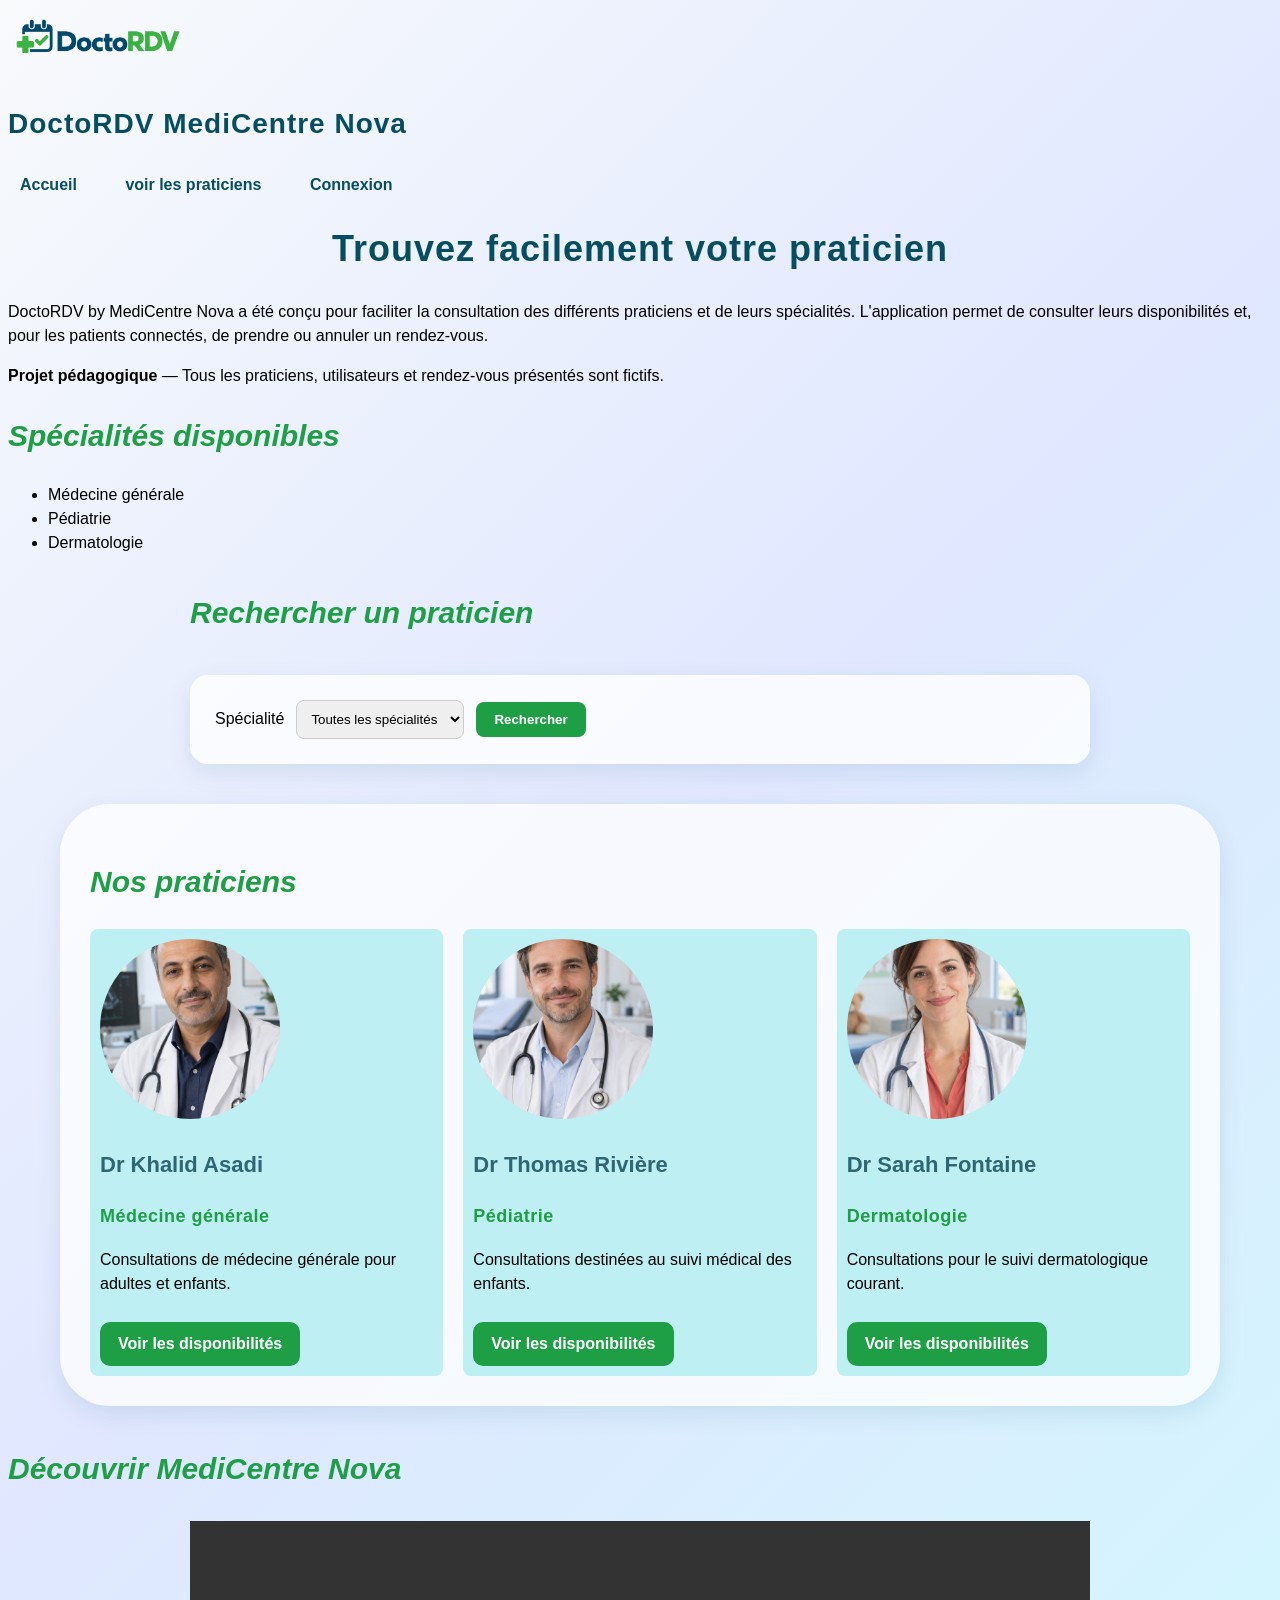
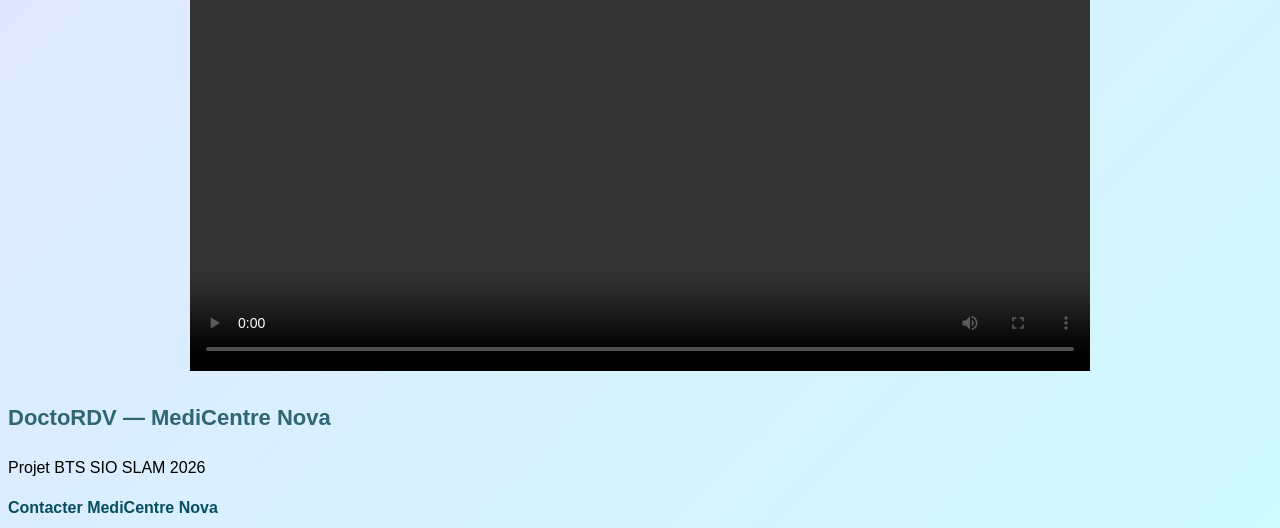
<file: public/index.html>
<!doctype html>
<html lang="fr">
  <head>
    <meta charset="UTF-8" />
    <meta name="viewport" content="width=device-width, initial-scale=1.0" />
    <title>DoctoRDV — MediCentre Nova</title>
    <link rel="stylesheet" href="css/style.css" />
  </head>
  <body>
    <header>
      <img src="images/logo-doctordv.png" alt="Logo DoctoRDV" class="logo" />
      <p class="nom-site">DoctoRDV MediCentre Nova</p>
      <nav>
        <a href="index.html">Accueil</a>
        <a href="#praticiens">voir les praticiens</a>
        <a href="connexion.html">Connexion</a>
      </nav>
    </header>
    <main>
      <section>
        <h1>Trouvez facilement votre praticien</h1>
        <p>
          DoctoRDV by MediCentre Nova a été conçu pour faciliter la consultation
          des différents praticiens et de leurs spécialités. L'application
          permet de consulter leurs disponibilités et, pour les patients
          connectés, de prendre ou annuler un rendez-vous.
        </p>
        <p>
          <strong>Projet pédagogique</strong> — Tous les praticiens,
          utilisateurs et rendez-vous présentés sont fictifs.
        </p>
      </section>

      <section>
        <h2>Spécialités disponibles</h2>
        <ul>
          <li>Médecine générale</li>
          <li>Pédiatrie</li>
          <li>Dermatologie</li>
        </ul>
      </section>

      <section class="recherche-praticien">
        <h2>Rechercher un praticien</h2>

        <form action="" method="get" class="filtre-praticiens">
            <label for="specialite">Spécialité</label>

            <select name="specialite" id="specialite">
              <option value="">Toutes les spécialités</option>
              <option value="medecine-generale">Médecine générale</option>
              <option value="pediatrie">Pédiatrie</option>
              <option value="dermatologie">Dermatologie</option>
            </select>

            <button type="submit">Rechercher</button>
          </form>
      </section>

      <section id="praticiens">
        <h2>Nos praticiens</h2>
          <div class="cards-praticiens">
            <article class="liste-praticiens">
              <img
                src="images/medecin-3.jpg"
                alt="Dr Khalid Asadi, médecin généraliste"
                class="photo-medecin"
              />

              <h3>Dr Khalid Asadi</h3>
              <p class="specialite">Médecine générale</p>
              <p>Consultations de médecine générale pour adultes et enfants.</p>
              <a href="praticien.html">Voir les disponibilités</a>
            </article>
            <article class="liste-praticiens">
              <img
                src="images/medecin-1.jpg"
                alt="Dr Thomas Rivière, pédiatre"
                class="photo-medecin"
              />

              <h3>Dr Thomas Rivière</h3>
              <p class="specialite">Pédiatrie</p>
              <p>Consultations destinées au suivi médical des enfants.</p>
              <a href="praticien.html">Voir les disponibilités</a>
            </article>
            <article class="liste-praticiens">
              <img
                src="images/medecin-2.jpg"
                alt="Dr Sarah Fontaine, dermatologue"
                class="photo-medecin"
              />

              <h3>Dr Sarah Fontaine</h3>
              <p class="specialite">Dermatologie</p>
              <p>Consultations pour le suivi dermatologique courant.</p>
              <a href="praticien.html">Voir les disponibilités</a>
            </article>
          </div>
      </section>
      <section>
        <h2>Découvrir MediCentre Nova</h2>

        <video controls class="video-presentation">
          <source src="videos/presentation.mp4" type="video/mp4" />
          Votre navigateur ne prend pas en charge la vidéo.
        </video>
      </section>
    </main>
    <footer>
      <h3>DoctoRDV — MediCentre Nova</h3>
      <p>Projet BTS SIO SLAM 2026</p>
      <a href="mailto:contact@medicentre-nova.test"
        >Contacter MediCentre Nova</a
      >
    </footer>
  </body>
</html>
</file>
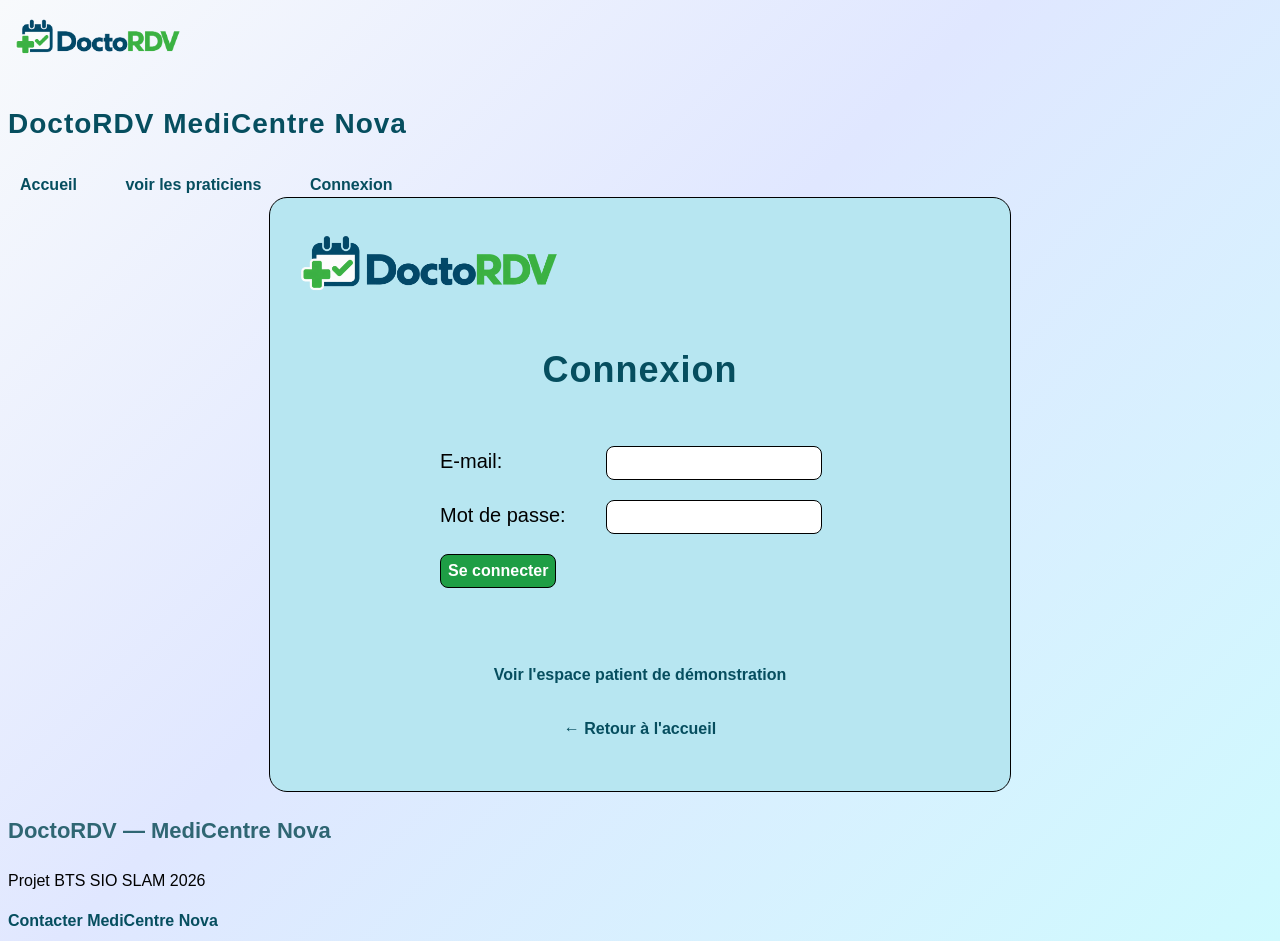
<file: public/connexion.html>
<!DOCTYPE html>
<html lang="fr">
<head>
    <meta charset="UTF-8">
    <meta name="viewport" content="width=device-width, initial-scale=1.0">
    <title>Connexion — DoctoRDV</title>
    <link rel="stylesheet" href="css/style.css" />
</head>
<body>
    <header>
      <img src="images/logo-doctordv.png" alt="Logo DoctoRDV" class="logo" />
      <p class="nom-site">DoctoRDV MediCentre Nova</p>
      <nav>
        <a href="index.html">Accueil</a>
        <a href="index.html#praticiens">voir les praticiens</a>
        <a href="connexion.html">Connexion</a>
      </nav>
    </header>

    <main>
        <section class="formulaire-connexion">
            <img src="images/logo-doctordv.png" alt="Logo DoctoRDV" class="logo-connexion" />
            <H1>Connexion</H1>
            

                <form action="" method="post"
                class="connexion-utilisateur">
                    <div>
                        <label for="email">E-mail: </label>
                        <input type="email" 
                        id="email"
                        name="email"
                        required>
                    </div>

                    <div>
                        <label for="password">Mot de passe: </label>
                        <input type="password"
                        id="password"
                        name="password"
                        minlength="8"
                        required>
                    </div>

                    <div>
                        <input type="submit" 
                        value="Se connecter"
                        class="se-connecter">
                    </div>
                </form>
                <!-- Lien temporaire utilisé uniquement pour tester l'interface statique. -->
                <a href="mes-rendez-vous.html" class="lien-retour">Voir l'espace patient de démonstration</a>
                <a href="index.html" class="lien-retour">← Retour à l'accueil</a>
        </section>
    </main>
     <footer>
      <h3>DoctoRDV — MediCentre Nova</h3>
      <p>Projet BTS SIO SLAM 2026</p>
      <a href="mailto:contact@medicentre-nova.test"
        >Contacter MediCentre Nova</a
      >
    </footer>
</body>
</html>
</file>
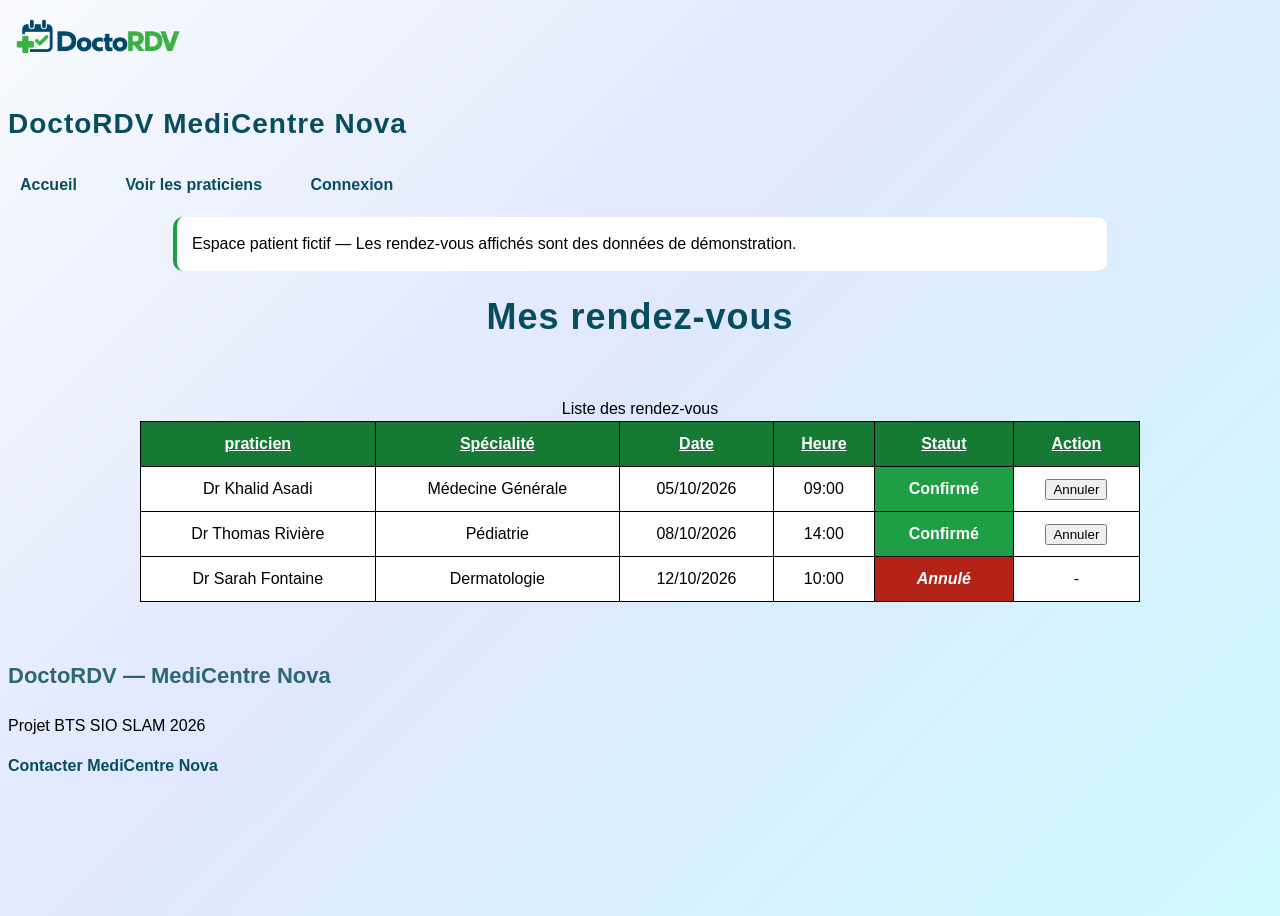
<file: public/mes-rendez-vous.html>
<!DOCTYPE html>
<html lang="fr">
<head>
    <meta charset="UTF-8">
    <meta name="viewport" content="width=device-width, initial-scale=1.0">
    <title>Mes rendez-vous — DoctoRDV</title>
    <link rel="stylesheet" href="css/style.css" />
</head>
<body>
    <header>
      <img src="images/logo-doctordv.png" alt="Logo DoctoRDV" class="logo" />

      <p class="nom-site">DoctoRDV MediCentre Nova</p>

      <nav>
        <a href="index.html">Accueil</a>
        <a href="index.html#praticiens">Voir les praticiens</a>
        <a href="connexion.html">Connexion</a>
      </nav>
    </header>

    <main>
        <aside>Espace patient fictif — Les rendez-vous affichés sont des données de démonstration.</aside>
        <h1>Mes rendez-vous</h1>

        <section>
            <div class="tableau-responsive">
                <table>
                    <caption>Liste des rendez-vous</caption>
                    <thead>
                        <tr>
                            <th>praticien</th>
                            <th>Spécialité</th>
                            <th>Date</th>
                            <th>Heure</th>
                            <th>Statut</th>
                            <th>Action</th>
                        </tr> 
                    </thead>

                    <tbody>
                        <tr>
                            <td>Dr Khalid Asadi</td>
                            <td>Médecine Générale</td>
                            <td>05/10/2026</td>
                            <td>09:00</td>
                            <td class="statut-confirme">Confirmé</td>
                            <td><button type="button">Annuler</button></td>
                        </tr>

                        <tr>
                            <td>Dr Thomas Rivière</td>
                            <td>Pédiatrie</td>
                            <td>08/10/2026</td>
                            <td>14:00</td>
                            <td class="statut-confirme">Confirmé</td>
                            <td><button type="button">Annuler</button></td>
                        </tr>

                        <tr>
                            <td>Dr Sarah Fontaine</td>
                            <td>Dermatologie</td>
                            <td>12/10/2026</td>
                            <td>10:00</td>
                            <td class="statut-annule">Annulé</td>
                            <td>-</td>
                        </tr>
                    </tbody>
                </table>
            </div>
        </section>

    </main>
    <footer>
      <h3>DoctoRDV — MediCentre Nova</h3>
      <p>Projet BTS SIO SLAM 2026</p>
      <a href="mailto:contact@medicentre-nova.test"
        >Contacter MediCentre Nova</a
      >
    </footer>
</body>
</html>
</file>
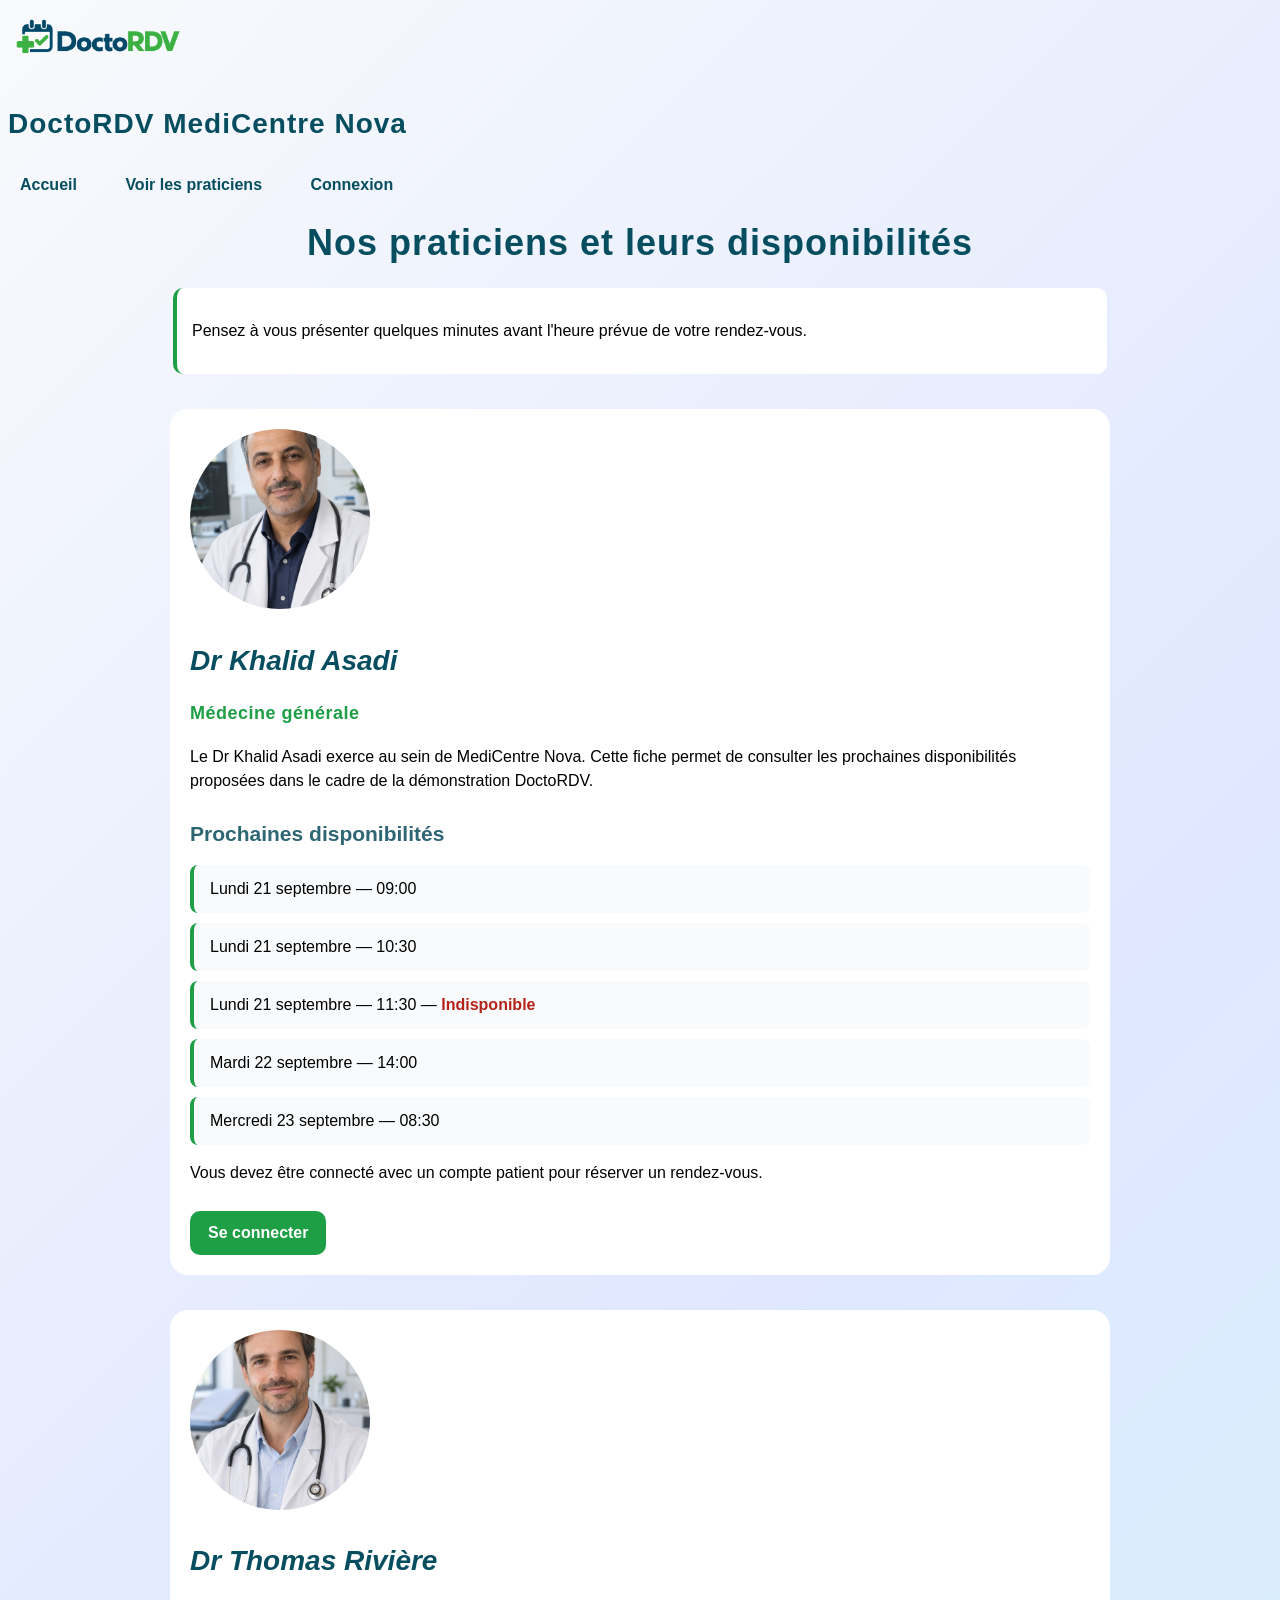
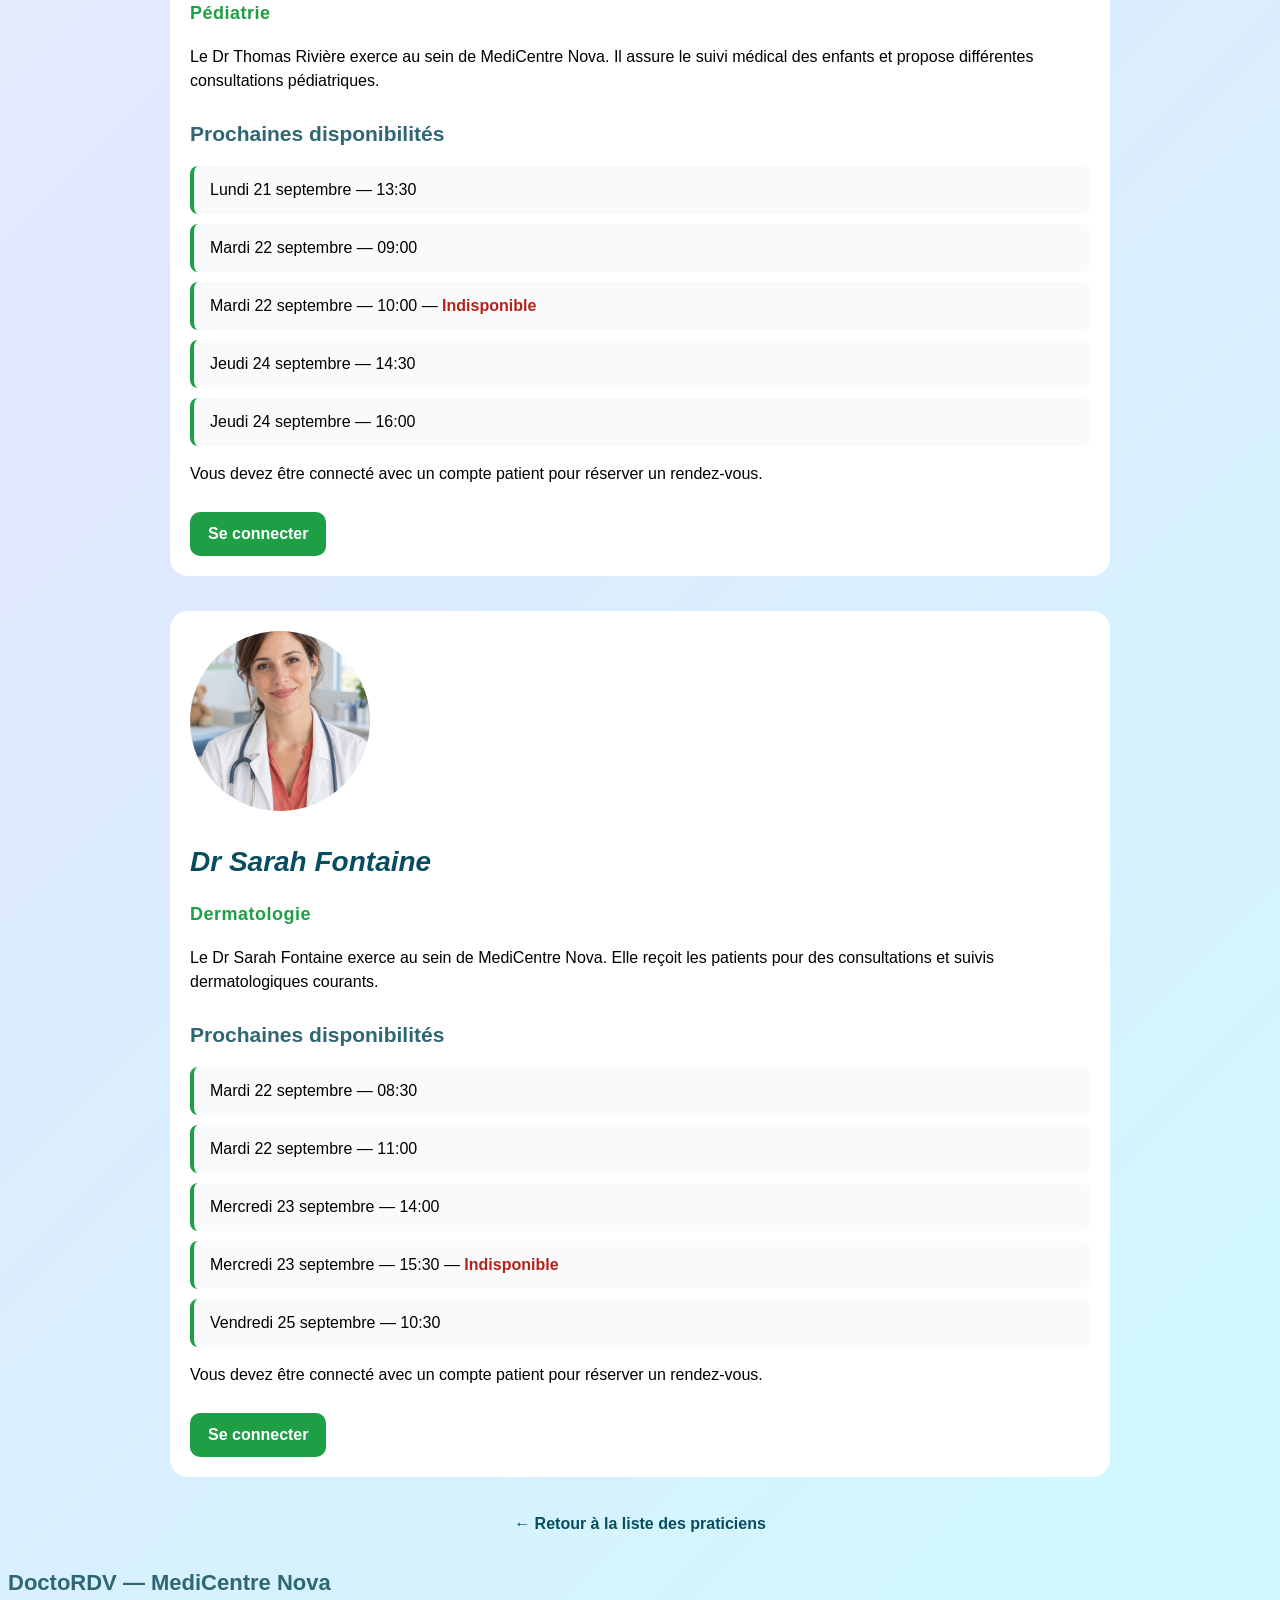
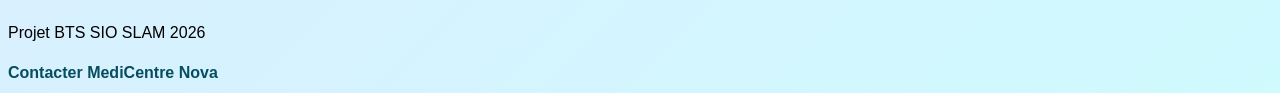
<file: public/praticien.html>
<!doctype html>
<html lang="fr">
  <head>
    <meta charset="UTF-8" />
    <meta name="viewport" content="width=device-width, initial-scale=1.0" />
    <title>Nos praticiens — DoctoRDV</title>
    <link rel="stylesheet" href="css/style.css" />
  </head>

  <body>
    <header>
      <img src="images/logo-doctordv.png" alt="Logo DoctoRDV" class="logo" />

      <p class="nom-site">DoctoRDV MediCentre Nova</p>

      <nav>
        <a href="index.html">Accueil</a>
        <a href="index.html#praticiens">Voir les praticiens</a>
        <a href="connexion.html">Connexion</a>
      </nav>
    </header>

    <main>
      <h1>Nos praticiens et leurs disponibilités</h1>

      <aside>
        <p>
          Pensez à vous présenter quelques minutes avant l'heure prévue de votre
          rendez-vous.
        </p>
      </aside>

      <!-- Médecin généraliste -->

      <section class="fiche-praticien praticien">
        <img
          src="images/medecin-3.jpg"
          alt="Dr Khalid Asadi, médecin généraliste"
          class="photo-medecin"
        />

        <h2>Dr Khalid Asadi</h2>

        <p class="specialite">Médecine générale</p>

        <p>
          Le Dr Khalid Asadi exerce au sein de MediCentre Nova. Cette fiche
          permet de consulter les prochaines disponibilités proposées dans le
          cadre de la démonstration DoctoRDV.
        </p>

        <h3>Prochaines disponibilités</h3>

        <ul>
          <li>Lundi 21 septembre — 09:00</li>
          <li>Lundi 21 septembre — 10:30</li>
          <li>
            Lundi 21 septembre — 11:30 —
            <strong class="indispo">Indisponible</strong>
          </li>
          <li>Mardi 22 septembre — 14:00</li>
          <li>Mercredi 23 septembre — 08:30</li>
        </ul>

        <p>
          Vous devez être connecté avec un compte patient pour réserver un
          rendez-vous.
        </p>

        <a href="connexion.html">Se connecter</a>
      </section>

      <!-- Pédiatre -->

      <section class="fiche-praticien praticien">
        <img
          src="images/medecin-1.jpg"
          alt="Dr Thomas Rivière, pédiatre"
          class="photo-medecin"
        />

        <h2>Dr Thomas Rivière</h2>

        <p class="specialite">Pédiatrie</p>

        <p>
          Le Dr Thomas Rivière exerce au sein de MediCentre Nova. Il assure le
          suivi médical des enfants et propose différentes consultations
          pédiatriques.
        </p>

        <h3>Prochaines disponibilités</h3>

        <ul>
          <li>Lundi 21 septembre — 13:30</li>
          <li>Mardi 22 septembre — 09:00</li>
          <li>
            Mardi 22 septembre — 10:00 —
            <strong class="indispo">Indisponible</strong>
          </li>
          <li>Jeudi 24 septembre — 14:30</li>
          <li>Jeudi 24 septembre — 16:00</li>
        </ul>

        <p>
          Vous devez être connecté avec un compte patient pour réserver un
          rendez-vous.
        </p>

        <a href="connexion.html">Se connecter</a>
      </section>

      <!-- Dermatologue -->

      <section class="fiche-praticien praticien">
        <img
          src="images/medecin-2.jpg"
          alt="Dr Sarah Fontaine, dermatologue"
          class="photo-medecin"
        />

        <h2>Dr Sarah Fontaine</h2>

        <p class="specialite">Dermatologie</p>

        <p>
          Le Dr Sarah Fontaine exerce au sein de MediCentre Nova. Elle reçoit
          les patients pour des consultations et suivis dermatologiques
          courants.
        </p>

        <h3>Prochaines disponibilités</h3>

        <ul>
          <li>Mardi 22 septembre — 08:30</li>
          <li>Mardi 22 septembre — 11:00</li>
          <li>Mercredi 23 septembre — 14:00</li>
          <li>
            Mercredi 23 septembre — 15:30 —
            <strong class="indispo">Indisponible</strong>
          </li>
          <li>Vendredi 25 septembre — 10:30</li>
        </ul>

        <p>
          Vous devez être connecté avec un compte patient pour réserver un
          rendez-vous.
        </p>

        <a href="connexion.html">Se connecter</a>
      </section>

      <a href="index.html#praticiens" class="lien-retour">
        ← Retour à la liste des praticiens
      </a>
    </main>

    <footer>
      <h3>DoctoRDV — MediCentre Nova</h3>
      <p>Projet BTS SIO SLAM 2026</p>
      <a href="mailto:contact@medicentre-nova.test">
        Contacter MediCentre Nova
      </a>
    </footer>
  </body>
</html>
</file>
<file: public/css/style.css>
/* =========================================================
   1. STYLE GENERAL DU SITE
   ========================================================= */

/* Corps de la page */
body {
    font-family: Arial, Helvetica, sans-serif;
    color: black;
    font-size: 16px;

    background: linear-gradient(
        135deg,
        #f8fafc 0%,
        #e0e7ff 45%,
        #cffafe 100%
    );

    min-height: 100vh;
    line-height: 1.5;
}


/* =========================================================
   2. TITRES
   ========================================================= */

h1 {
    color: #064E5F;
    font-size: 36px;
    font-weight: 700;
    text-align: center;
    letter-spacing: 1px;
    line-height: 1.2;
}

h2 {
    color: #1E9E45;
    font-size: 30px;
    font-weight: 600;
    font-style: italic;
}

h3 {
    color: #2F6673;
    font-size: 22px;
    font-weight: 600;
}


/* =========================================================
   3. IMAGES
   ========================================================= */

/* Logo principal */
.logo {
    width: 180px;
    height: auto;
}

/* Photos des médecins */
.photo-medecin {
    width: 180px;
    height: 180px;
    object-fit: cover;
    border-radius: 50%;
}


/* =========================================================
   4. HEADER ET NAVIGATION
   ========================================================= */

/* Nom du site */
.nom-site {
    color: #064E5F;
    font-size: 28px;
    font-weight: 700;
    letter-spacing: 1px;
}

/* Liens du menu */
nav a {
    color: #064E5F;
    text-decoration: none;
    font-size: 16px;
    font-weight: 600;

    margin-right: 20px;
    padding: 8px 12px;

    border-radius: 8px;
    transition: 0.3s;
}

/* Survol des liens du menu */
nav a:hover {
    color: white;
    background-color: #064E5F;
}


/* =========================================================
   5. ELEMENTS GENERAUX DU MAIN
   ========================================================= */

/* Texte indiquant la spécialité du médecin */
.specialite {
    color: #1E9E45;
    font-size: 18px;
    font-weight: 600;
    letter-spacing: 0.5px;
}

/* Bloc d'information */
aside {
    background-color: white;

    border-left: 4px solid #1E9E45;
    border-radius: 10px;

    padding: 15px;
    margin: 20px auto;

    max-width: 900px;
}


/* =========================================================
   6. PAGE ACCUEIL - LISTE DES PRATICIENS
   ========================================================= */

/* Conteneur général des praticiens */
#praticiens {
    background-color: rgba(255, 255, 255, 0.75);

    padding: 30px;
    margin: 40px auto;

    border-radius: 50px;
    max-width: 1100px;

    box-shadow: 0 8px 25px rgba(6, 78, 95, 0.10);
}

/* Le titre prend toute la largeur du conteneur */
#praticiens h2 {
    width: 100%;
}

.cards-praticiens {
    display: grid;
    grid-template-columns: 1fr 1fr 1fr;
    gap: 20px;
}

/* Une carte praticien */
.liste-praticiens {
    background-color: #beeff3;

    padding: 10px;
    border-radius: 8px;
    border: none;
    transition: 0.3s; 
}

.liste-praticiens:hover {
    transform: translateY(-2px);
    box-shadow: 0 8px 20px rgba(0, 0, 0, 0.15);
}

/* Boutons / liens présents dans les articles */
article a {
    display: inline-block;

    color: white;
    background-color: #1E9E45;

    text-decoration: none;
    font-weight: 600;

    padding: 10px 18px;
    margin-top: 10px;

    border-radius: 10px;
    transition: 0.3s;
}

article a:hover {
    background-color: #167A35;
    transform: translateY(-2px);
}


/* =========================================================
   7. PAGE ACCUEIL - RECHERCHE D'UN PRATICIEN
   ========================================================= */

/* Zone contenant la recherche */
.recherche-praticien {
    max-width: 900px;
    margin: 35px auto;
}

/* Formulaire permettant de filtrer les praticiens */
.filtre-praticiens {
    background-color: rgba(255, 255, 255, 0.80);

    max-width: 1500px;

    margin: 40px auto;
    padding: 25px;

    border-radius: 18px;

    box-shadow: 0 8px 25px rgba(6, 78, 95, 0.10);

    transition: 0.3s;

    display: flex;
    align-items: center;
    gap: 12px;
}

/* Liste déroulante du filtre */
.filtre-praticiens select {
    padding: 10px;

    border: 1px solid #ccc;
    border-radius: 8px;
}

/* Bouton du filtre */
.filtre-praticiens button {
    background-color: #1E9E45;
    color: white;

    border: none;
    border-radius: 8px;

    padding: 10px 18px;

    font-weight: 600;
}

/* Survol du bouton */
.filtre-praticiens button:hover {
    background-color: #167A35;
}


/* =========================================================
   8. PAGE PRATICIEN.HTML
   ========================================================= */

/* Carte complète d'un praticien */
.praticien {
    max-width: 900px;

    margin: 35px auto;
    padding: 20px;

    background-color: #ffffff;
    border-radius: 18px;
}

/* Titre avec le nom du praticien */
.fiche-praticien h2 {
    color: #064E5F;

    font-size: 28px;
    font-weight: 700;

    margin-bottom: 5px;
}

/* Sous-titres de la fiche */
.fiche-praticien h3 {
    color: #2F6673;
    font-size: 21px;

    margin-top: 25px;
    margin-bottom: 15px;
}

/* Liste des disponibilités */
.fiche-praticien ul {
    list-style: none;
    padding: 0;
}

/* Une disponibilité */
.fiche-praticien li {
    background-color: #F8FAFC;

    padding: 12px 16px;
    margin-bottom: 10px;

    border-left: 4px solid #1E9E45;
    border-radius: 8px;
}

/* Créneau indisponible */
.indispo {
    color: #B42318;
    font-weight: 700;
}

/* Bouton de connexion de la fiche praticien */
.fiche-praticien a {
    display: inline-block;

    background-color: #1E9E45;
    color: white;

    text-decoration: none;
    font-weight: 600;

    padding: 10px 18px;
    margin-top: 10px;

    border-radius: 10px;
    transition: 0.3s;
}

.fiche-praticien a:hover {
    background-color: #b7e6f1;
    transform: translateY(-2px);
}

/* Lien permettant de revenir à la liste des praticiens */
.lien-retour {
    display: block;
    width: fit-content;

    margin: 30px auto;

    color: #064E5F;

    text-decoration: none;
    font-weight: 600;
}

.lien-retour:hover {
    text-decoration: underline;
}


/* =========================================================
   9. PAGE CONNEXION
   ========================================================= */

/* Bloc principal de connexion */
.formulaire-connexion {
    background-color: #b7e6f1;

    max-width: 700px;

    padding: 20px;
    margin: auto;

    border: 1px black solid;
    border-radius: 18px;
}

/* Formulaire utilisateur */
.connexion-utilisateur {
    font-size: 20px;

    border: none;

    padding: 20px;

    width: 100%;
    max-width: 400px;

    margin: 35px auto;
}

/* Labels E-mail et Mot de passe */
.connexion-utilisateur label {
    display: inline-block;
    width: 160px;
}

.connexion-utilisateur input {
    padding: 7px;
    font-size: 16px;
    border-radius: 8px;
    border: 1px black solid;
}

/* Espacement entre les lignes du formulaire */
.connexion-utilisateur div {
    margin-bottom: 20px;
}

/* Logo de la page connexion */
.logo-connexion {
    width: 100%;
    max-width: 280px;
    height: auto;
}

/* Bouton Se connecter */
.se-connecter {
    background-color: #1E9E45;
    color: white;

    padding: 10px;

    border: none;
    border-radius: 8px;

    font-weight: 800;
}

/* Survol du bouton */
.se-connecter:hover {
    background-color: #167A35;
    transform: translateY(-2px);
}


/* =========================================================
   10. TABLEAU DES RENDEZ-VOUS
   ========================================================= */

/* Tableau général */
table {
    border-collapse: collapse;

    width: 100%;
    max-width: 1000px;

    margin: 35px auto;
}

/* Cellules et en-têtes */
th,
td {
    border: 1px black solid;
    padding: 10px;
}

/* Cellules du tableau */
td {
    text-align: center;
    background-color: white;
}

/* En-têtes du tableau */
th {
    background-color: #167A35;
    color: white;

    font-weight: bold;
    text-decoration: underline;
}

/* Rendez-vous confirmé */
.statut-confirme {
    background-color: #1E9E45;
    color: white;
    font-weight: bold;
}

/* Rendez-vous annulé */
.statut-annule {
    background-color: #B42318;
    color: white;

    font-weight: bold;
    font-style: italic;
}

.tableau-responsive {
    width: 100%;
    overflow-x: auto;
}

.tableau-responsive table {
    min-width: 700px;
}


/* =========================================================
   11. VIDEO
   ========================================================= */

.video-presentation {
    display: block;
    width: 100%;
    max-width: 900px;
    height: auto;
    margin: 30px auto;
}


/* =========================================================
   12. FOOTER
   ========================================================= */

/* Liens du pied de page */
footer a {
    color: #064E5F;
    text-decoration: none;
    font-weight: 600;
}

footer a:hover {
    text-decoration: underline;
}
/*
==========================================================================
                @media query
========================================================================== */

@media (max-width: 768px) {
    nav {
        display: flex;
        flex-direction: column;
        align-items: center;
        gap: 10px;
    }

    nav a {
        margin-right: 0;
    }

    .cards-praticiens {
        grid-template-columns: 1fr;
    }

    .filtre-praticiens {
        flex-direction: column;
        align-items: stretch;
    }

    .filtre-praticiens select,
    .filtre-praticiens button {
        width: 100%;
        box-sizing: border-box;
    }
}
</file>
